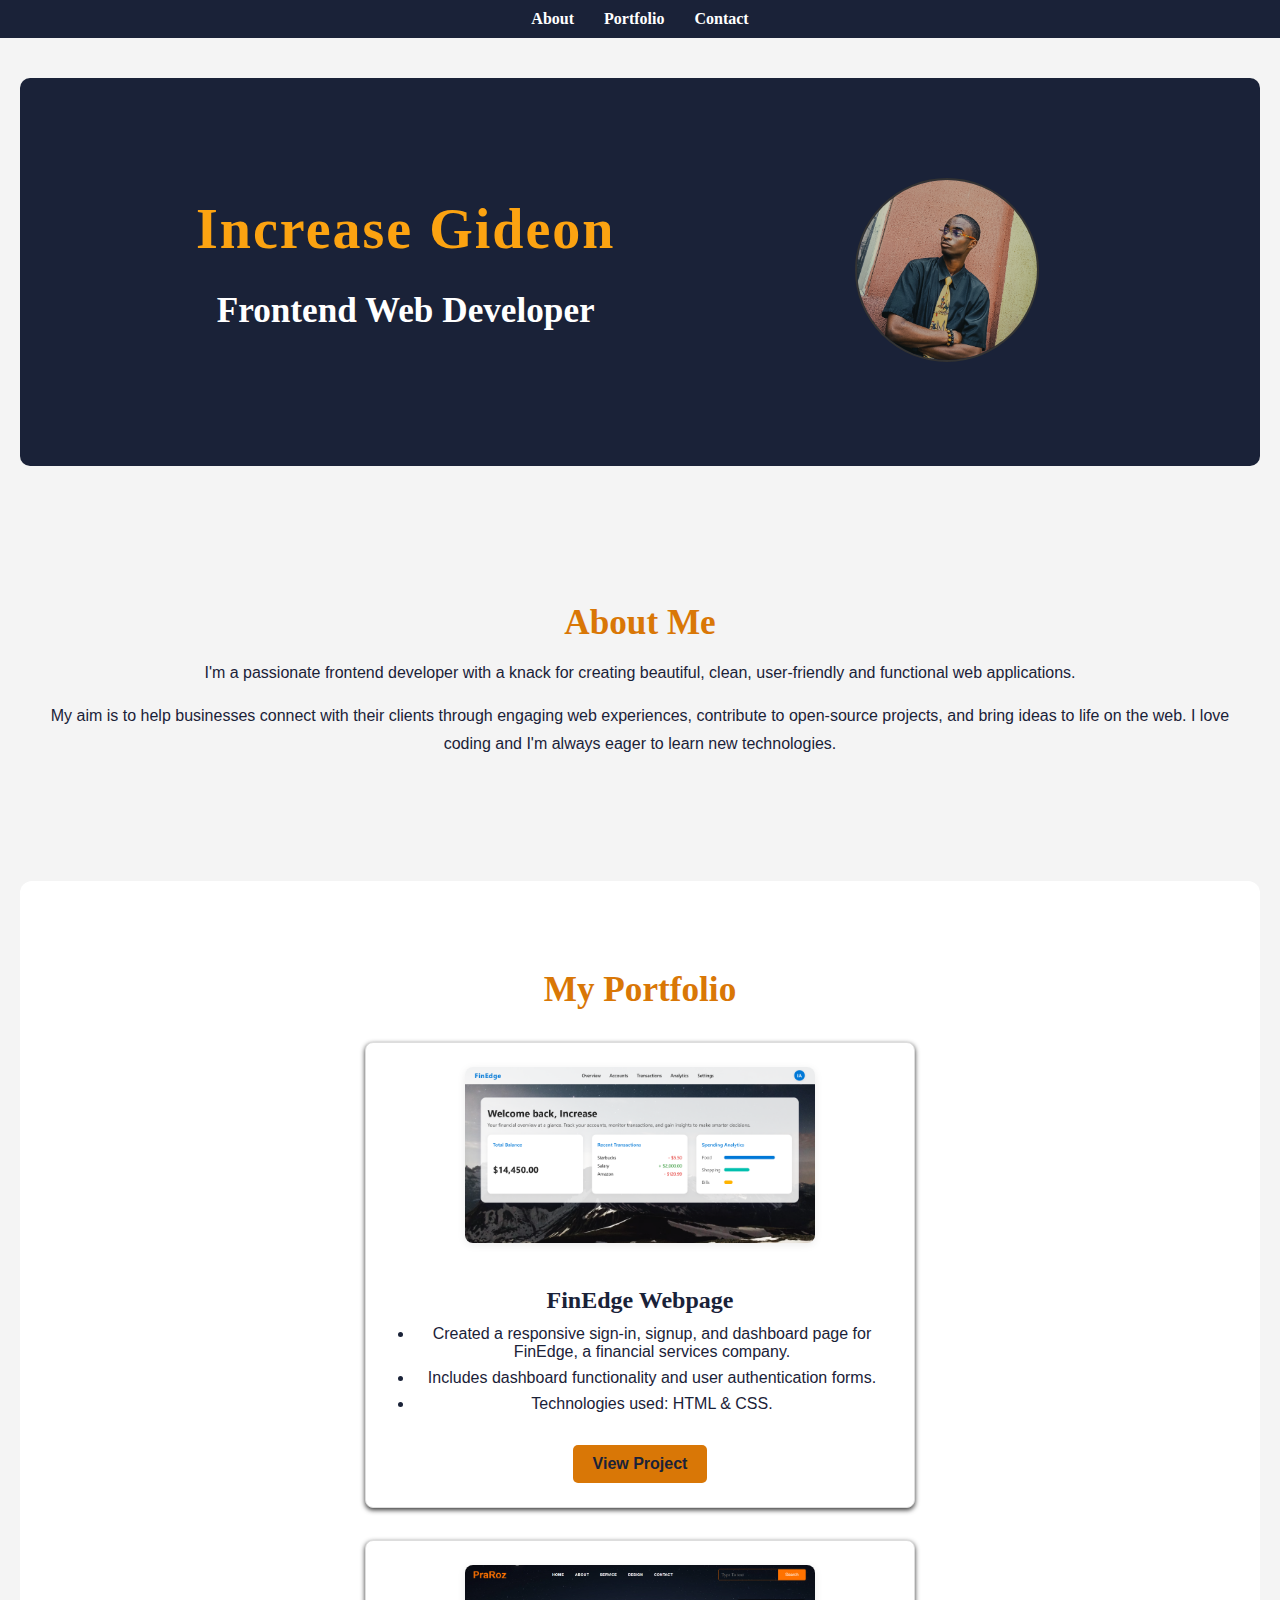
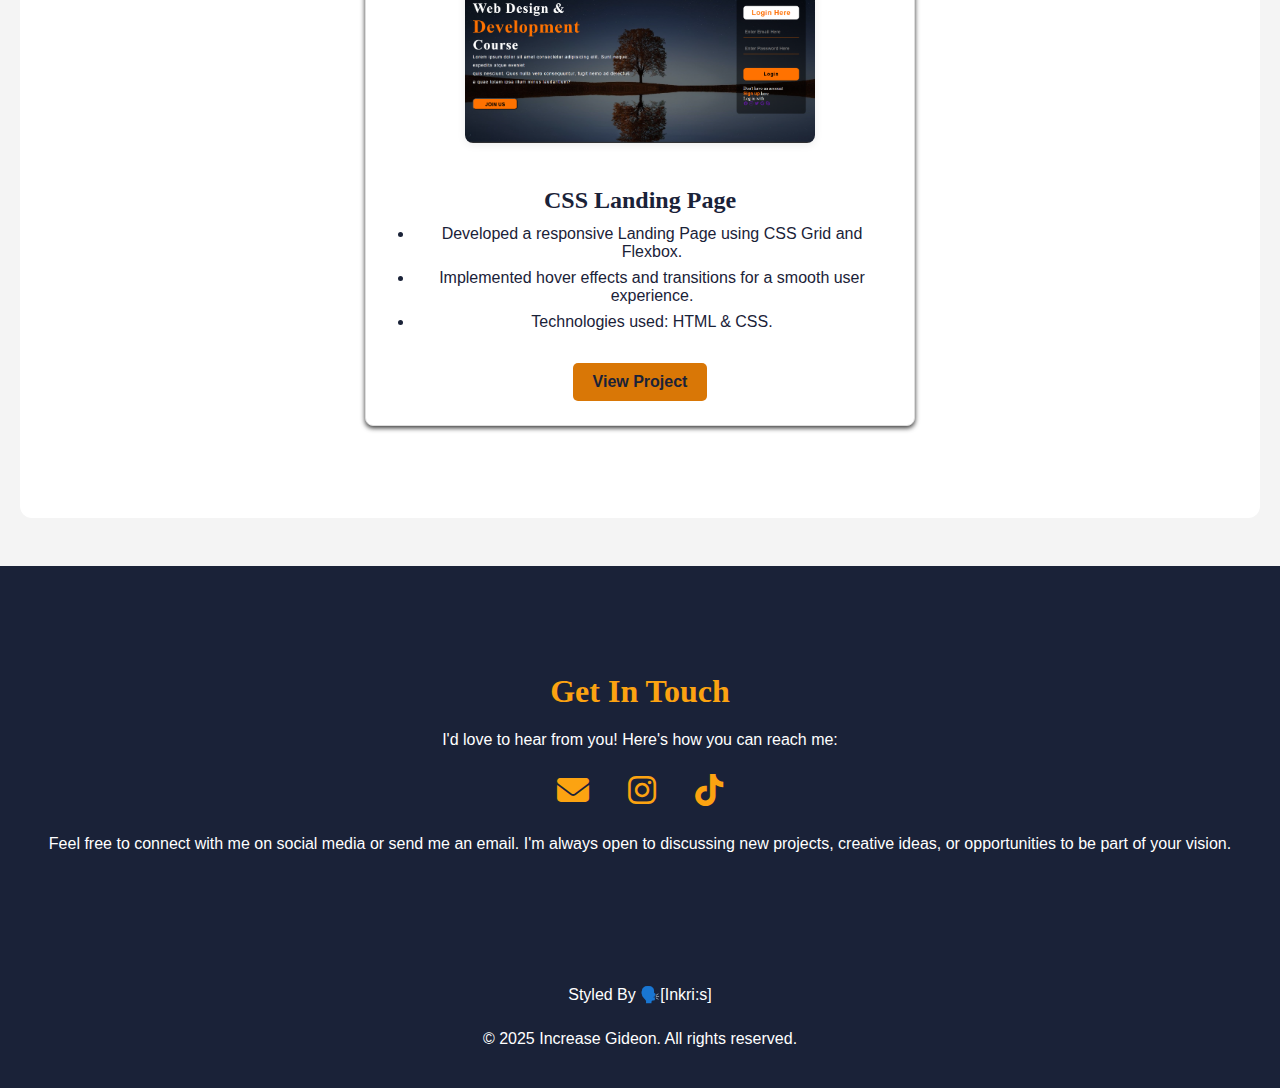
<file: Index.html>
<!DOCTYPE html>
<html lang="en">
<head>
    <meta charset="UTF-8" />
    <meta name="viewport" content="width=device-width, initial-scale=1.0">
    <title>Increase Gideon | Frontend Developer</title>
    <link rel="stylesheet" href="https://cdnjs.cloudflare.com/ajax/libs/font-awesome/6.4.0/css/all.min.css">
    <style>
    body {
    font-family: Arial, sans-serif;
    margin: 0;
    padding: 0;
    background-color: #f4f4f4;
    color: #1a2238;
}

main {
    max-width: 1400px;
    margin: 40px auto 0 auto;
    padding: 0 20px;
}

section {
    padding: 60px 20px;
    text-align: center;
    margin-bottom: 48px;
}

h2 {
    font-size: 2.2rem;
    font-weight: 700;
    color: #d97706;
    margin-bottom: 1rem;
    font-family: 'Georgia', serif;
}

h3 {
    font-size: 1.5rem;
    font-weight: 600;
    color: #1a2238;
    margin-bottom: 0.7rem;
    font-family: 'Georgia', serif;
}

p {
    font-size: 1rem;
    font-weight: 400;
    line-height: 1.7;
    margin-bottom: 1rem;
}


header {
    background-color: #1a2238;
    color: #ffffff;
    font-family: Georgia, serif;
    padding: 10px 0;
    position: sticky;
    top: 0;
}

nav ul {
    list-style: none;
    padding: 0;
    margin: 0;
    display: flex;
    justify-content: center;
}

nav ul li a {
    margin: 0 15px;
    color: #ffffff;
    text-decoration: none;
    font-weight: bold;
}

nav ul li a:hover, nav ul li a:focus {  
    color: #fca311;
    transition: color 0.3s;
}

nav ul li a:focus-visible {
    outline: 2px solid #fca311;
    outline-offset: 2px;
}


#hero {
    background-color: #1a2238;
    color: #ffffff;
    padding: 100px 20px;
    border-radius: 10px;
}

.hero-container {
    display: flex;
    align-items: center;
    gap: 15rem;
}

.hero-text {
    padding-left: 13%;
}

#hero h1 {
    font-size: 3.5rem;
    font-family: 'Georgia', serif;
    font-weight: 700;
    color: #fca311;
    margin: 0;
    margin-bottom: 0.5rem;
    letter-spacing: 2px;
}

#hero h2 {
    color: #ffffff;
}

.hero-image img {
    width: 180px;
    height: 180px;
    object-fit: cover;
    border-radius: 50%;
    border: 2px solid #333;
}


#portfolio {
    background-color: white;
    border-radius: 12px;
}

.project-card {
    border: 1px solid #ddd;
    border-radius: 8px;
    background: #ffffff;
    color: #1a2238;
    padding: 24px;
    margin: 32px auto;
    max-width: 500px;
    box-shadow: 0 2px 5px rgba(0, 0, 0, 0.8);
    transition: transform 0.3s ease, box-shadow 0.3s ease;
}

.project-card:hover, .project-card:focus-within {
    transform: translateY(-5px);
    box-shadow: 0 8px 15px rgba(0, 0, 0, 0.8);
}

.project-preview {
    width: 100%;
    max-width: 350px;
    border-radius: 8px;
    margin-bottom: 1rem;
    box-shadow: 0 2px 8px rgba(0, 0, 0, 0.08);
}

.project-card ul {
    padding-left: 1.5rem;
    margin: 0 0 1rem 0;
}

.project-card li {
    margin-bottom: 0.5rem;
}

.project-btn {
    display: inline-block;
    background-color: #d97706;
    color: #1a2238;
    text-decoration: none;
    padding: 10px 20px;
    margin-top: 1rem;
    border-radius: 5px;
    font-weight: bold;
    transition: background-color 0.3s ease, transform 0.3s ease;
}

.project-btn:hover, .project-btn:focus {
    background-color: #1a2238;
    color: #d97706;
    transform: translateY(-2px);
}

.project-btn:focus-visible {
    outline: #1a2238 solid 2px;
    outline-offset: 2px;
}

footer {
    text-align: center;
    padding: 20px;
    background-color: #1a2238;
    color: #ffffff;
}

#contact h2 {
    font-size: 2rem;
    font-weight: bold;
    color: #fca311;
    margin-bottom: 0.5rem;
    text-align: center;
}

.social-links {
    margin: 20px 0;
    text-align: center;
}

.social-links a {
    color: #fca311;
    text-decoration: none;
    font-size: 2rem;
    margin: 0 15px;
    transition: color 0.2s;
}

.social-links a:hover, .social-links a:focus {
    color: white;
}

.social-links a:focus-visible {
    outline: 2px solid white;
    outline-offset: 2px;
    border-radius: 4px;
}

@media (max-width:1200px) {
    .hero-container {
        gap: 5rem;
        justify-content: center;
    }
    .hero-text {
        padding-left: 0;
    }
}

@media (max-width: 768px) {
    #hero h1 {
        font-size: 2.5rem;
    }

    .hero-container {
        flex-direction: column-reverse;
        align-items: center;
        gap: 2.5rem;
    }

    .hero-text {
        padding-left: 0;
        text-align: center;
    }

    nav ul {
        flex-direction: column;
    }
    
    nav ul li {
        margin: 10px 0;
    }
}
    </style>
</head>
<body>
    <header>
        <nav>
            <ul>
                <li><a href="#about">About</a></li>
                <li><a href="#portfolio">Portfolio</a></li>
                <li><a href="#contact">Contact</a></li>
            </ul>
        </nav>
    </header>
    <main>
        <section id="hero">
            <div class="hero-container">
                <div class="hero-text">
                    <h1>Increase Gideon</h1>
                    <h2>Frontend Web Developer</h2>
                </div>
                <div class="hero-image">
                    <img src="Hero.jpg" alt="Increase Gideon Profile Picture" />
                </div>
            </div>
        </section>
        <section id="about">
            <h2>About Me</h2>
            <p>I'm a passionate frontend developer with a knack for creating beautiful, clean, user-friendly and functional web applications.</p>
            <p>My aim is to help businesses connect with their clients through engaging web experiences, contribute to open-source projects, and bring ideas to life on the web. I love coding and I'm always eager to learn new technologies.</p>
        </section>

        <section id="portfolio">
            <h2>My Portfolio</h2>
            <div class="project-card">
                <img src="Finedge Preview.png" alt="FinEdge Webpage Preview" class="project-preview"/>
                <h3>FinEdge Webpage</h3>
                <ul>
                    <li>Created a responsive sign-in, signup, and dashboard page for FinEdge, a financial services company.</li>
                    <li>Includes dashboard functionality and user authentication forms.</li>
                    <li>Technologies used: HTML & CSS.</li>
                </ul>
                <a href="Sign In Page/Index.html" target="_blank" class="project-btn">View Project</a>
            </div>
            <div class="project-card">
                <img src="CSS Preview.png" alt="CSS Landing Page Preview" class="project-preview"/>
                <h3>CSS Landing Page</h3>
                <ul>
                    <li>Developed a responsive Landing Page using CSS Grid and Flexbox.</li>
                    <li>Implemented hover effects and transitions for a smooth user experience.</li>
                    <li>Technologies used: HTML & CSS.</li>
                </ul>
                <a href="CSS/Index.html" target="_blank" class="project-btn">View Project</a>
            </div>
        </section>
    </main>

    <footer>
        <section id="contact">
            <h2>Get In Touch</h2>
            <p>I'd love to hear from you! Here's how you can reach me:</p>
            <div class="social-links">
                <a href="mailto:increaseakano@gmail.com" target="_blank" rel="noopenerS" title="Gmail">
                    <i class="fas fa-envelope"></i>
                </a>
                <a href="https://instagram.com/inkri.s" target="_blank" rel="noopener" title="Instagram">
                    <i class="fab fa-instagram"></i>
                </a>
                <a href="https://tiktok.com/@increase.gideon" target="_blank" rel="noopener" title="TikTok">
                    <i class="fab fa-tiktok"></i>
                </a>
            </div>
            <p>Feel free to connect with me on social media or send me an email. I'm always open to discussing new projects, creative ideas, or opportunities to be part of your vision.</p>
        </section>
        <p>Styled By 🗣️[Inkri:s]</p>
        <p>&copy; 2025 Increase Gideon. All rights reserved.</p>
    </footer>
</body>
</html>
</file>
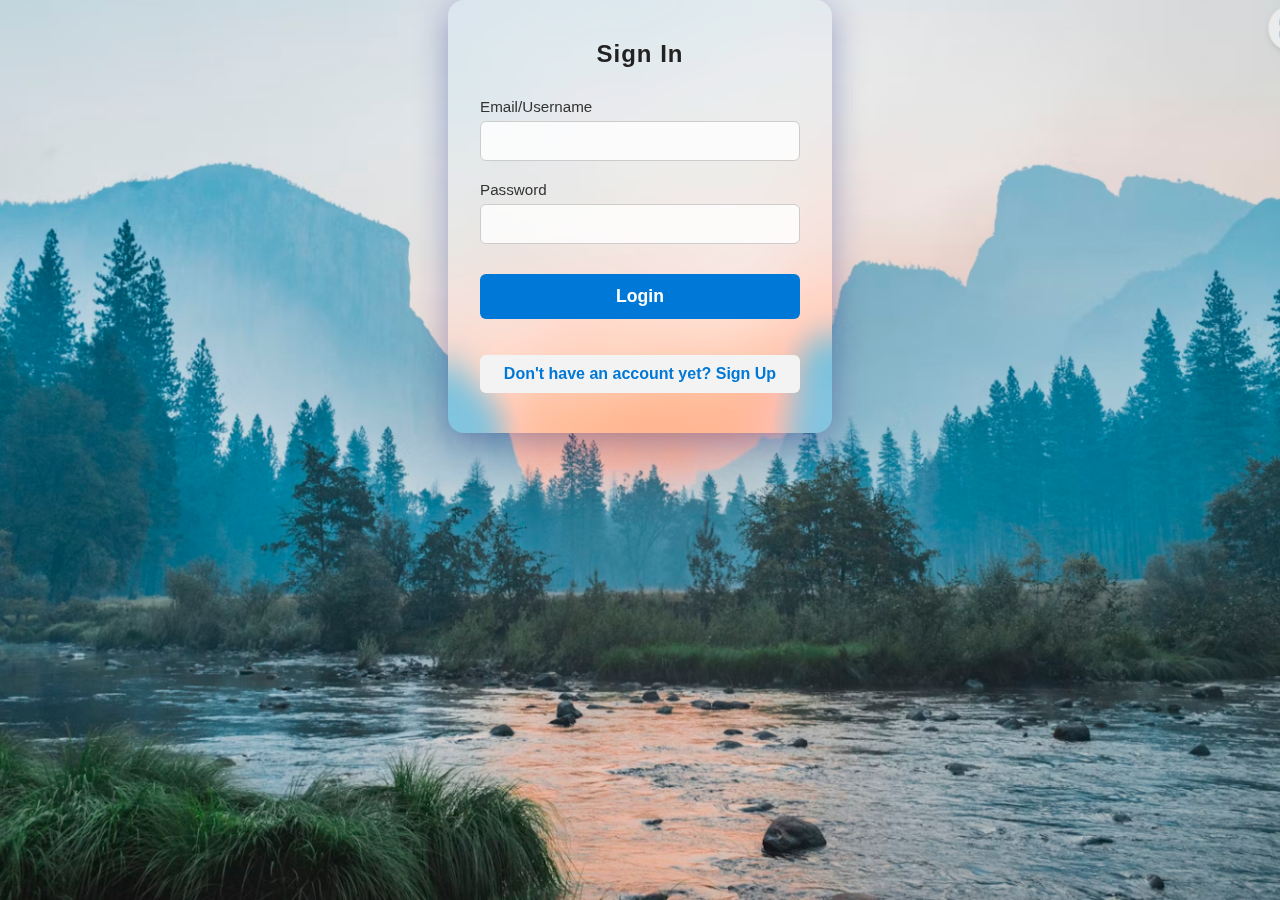
<file: Sign In Page/Index.html>
<!DOCTYPE html>
<html lang="en">
<head>
    <meta charset="UTF-8">
    <meta name="viewport" content="width=device-width, initial-scale=1.0">
    <title>Sign in</title>
    <link rel="stylesheet" href="styles.css">
</head>
<body>
    <div class="background"></div>
    <div class="login-container">
        <form class="login-form">
            <h2>Sign In</h2>
            <div class="input-group">
                <label for="email">Email/Username</label>
                <input type="email" id="email" required>
            </div>
            <div class="input-group">
                <label for="password">Password</label>
                <input type="password" id="password" required>
            </div>
            <a href="dashboard.html" class="login-btn">Login</a>
            <a href="signup.html" class="signup-btn">Don't have an account yet? Sign Up</a>
        </form>
    </div>
<footer>
    <p>&copy; 2025 FinEdge. All rights reserved.</p>
    <p>Follow us on <a href="#">Twitter</a>, <a href="#">Facebook</a>, and <a href="#">Instagram</a>.</p>
</footer>
</body>
</html>
</file>
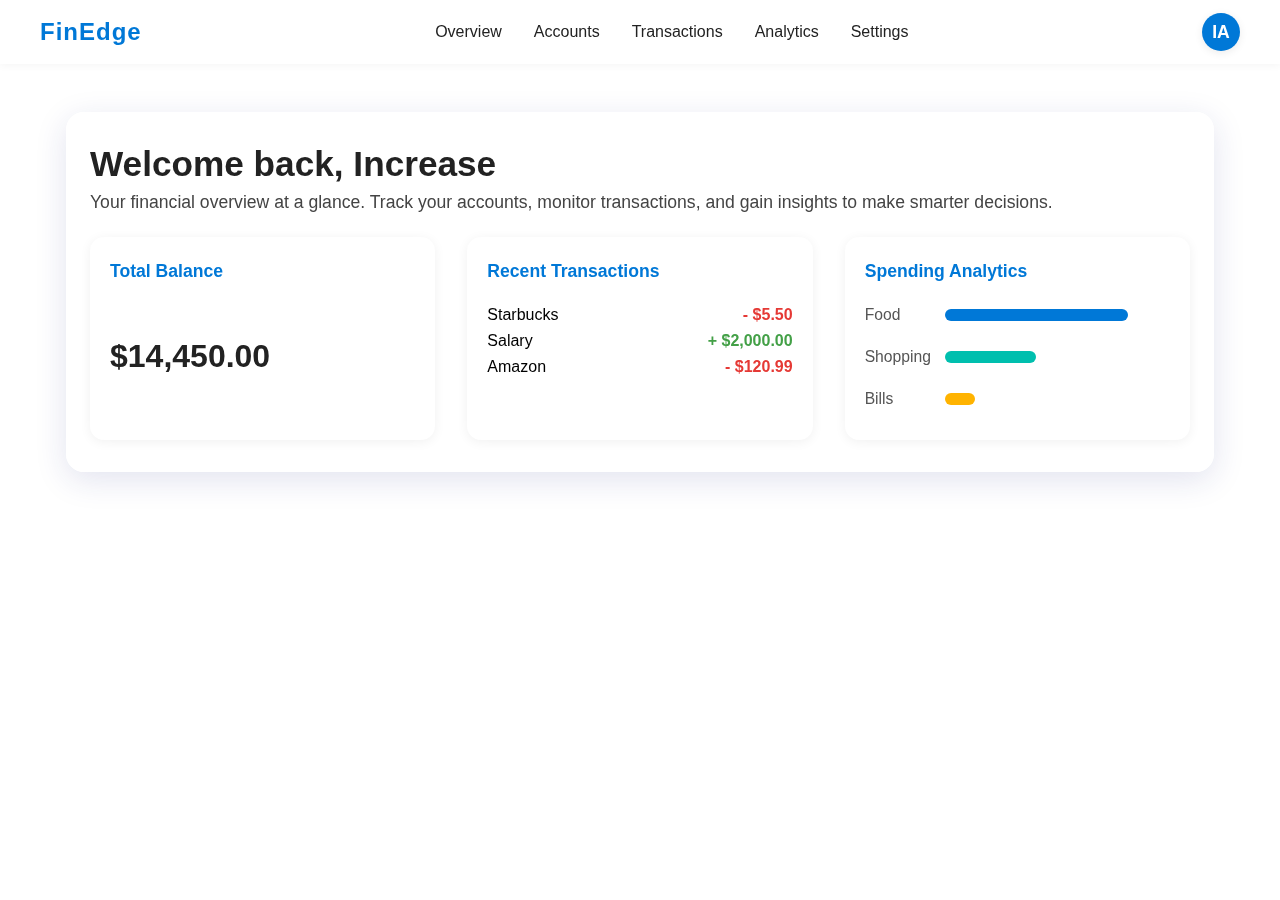
<file: Sign In Page/dashboard.html>
<!DOCTYPE html>
<html lang="en">
<head>
    <meta charset="UTF-8">
    <meta name="viewport" content="width=device-width, initial-scale=1.0">
    <title>Fintech Dashboard</title>
    <link rel="stylesheet" href="styles.css">
</head>
<body>
    <div class="dashboard-background"></div>
    <nav class="dashboard-nav">
        <div class="logo">FinEdge</div>
        <ul>
            <li><a href="#">Overview</a></li>
            <li><a href="#">Accounts</a></li>
            <li><a href="#">Transactions</a></li>
            <li><a href="#">Analytics</a></li>
            <li><a href="#">Settings</a></li>
        </ul>
        <div class="user-profile">
            <span class="user-initials">IA</span>
        </div>
    </nav>
    <main class="dashboard-main">
        <section class="welcome-section">
            <h1>Welcome back, Increase</h1>
            <p>Your financial overview at a glance. Track your accounts, monitor transactions, and gain insights to make smarter decisions.</p>
        </section>
        <section class="dashboard-cards">
            <div class="card">
                <h3>Total Balance</h3>
                <p class="amount">$14,450.00</p>
            </div>
            <div class="card">
                <h3>Recent Transactions</h3>
                <ul class="transactions">
                    <li>
                        <span>Starbucks</span>
                        <span class="debit">- $5.50</span>
                    </li>
                    <li>
                        <span>Salary</span>
                        <span class="credit">+ $2,000.00</span>
                    </li>
                    <li>
                        <span>Amazon</span>
                        <span class="debit">- $120.99</span>
                    </li>
                </ul>
            </div>
            <div class="card">
                <h3>Spending Analytics</h3>
                <div class="analytics-bar">
                    <div class="bar-label">Food</div>
                    <div class="bar" style="width: 60%; background: #0078d7;"></div>
                </div>
                <div class="analytics-bar">
                    <div class="bar-label">Shopping</div>
                    <div class="bar" style="width: 30%; background: #00bfae;"></div>
                </div>
                <div class="analytics-bar">
                    <div class="bar-label">Bills</div>
                    <div class="bar" style="width: 10%; background: #ffb300;"></div>
                </div>
            </div>
        </section>
    </main>
</body>
</html>
</file>
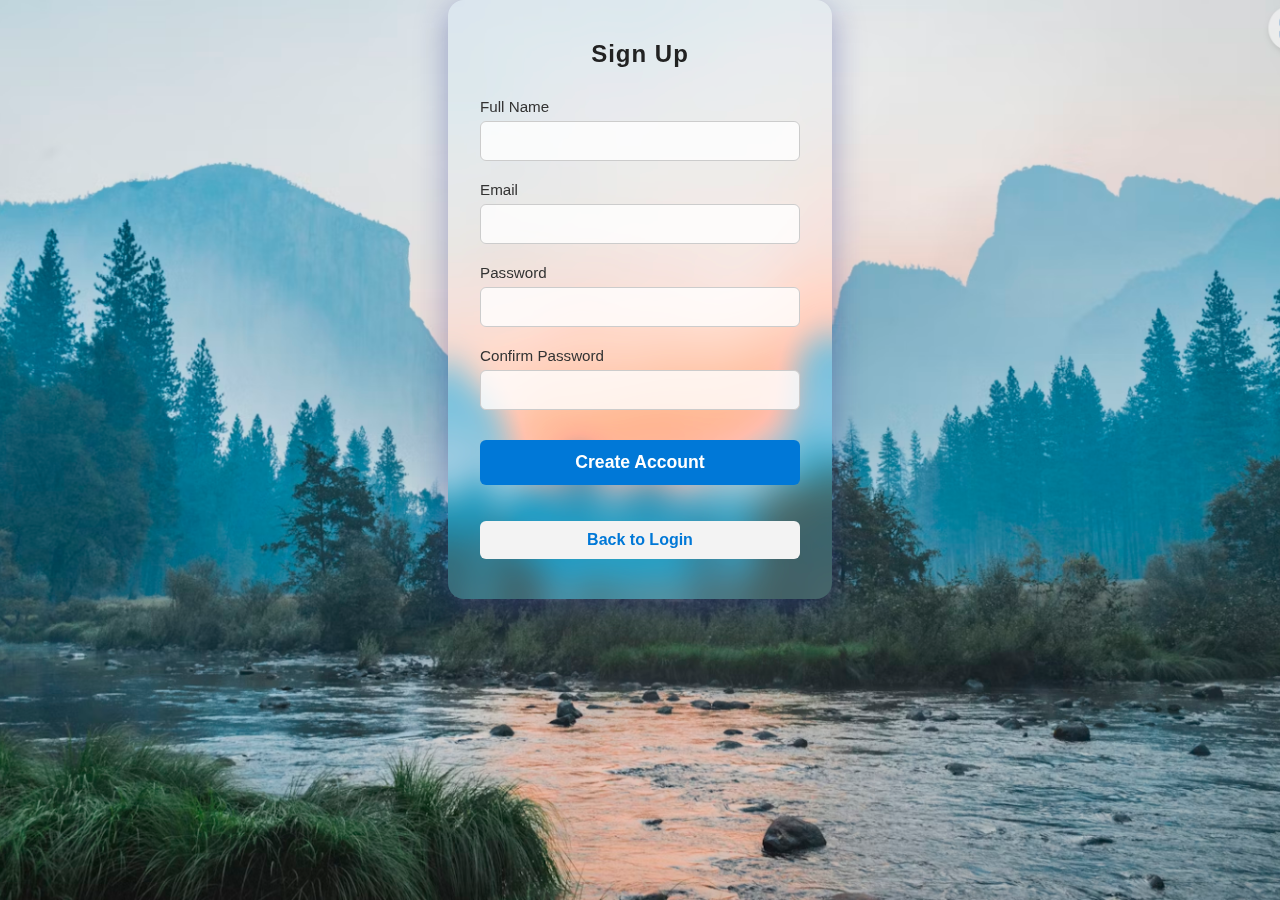
<file: Sign In Page/Signup.html>
<!DOCTYPE html>
<html lang="en">
<head>
    <meta charset="UTF-8">
    <meta name="viewport" content="width=device-width, initial-scale=1.0">
    <title>Sign Up</title>
    <link rel="stylesheet" href="styles.css">
</head>
<body>
    <div class="background"></div>
    <div class="login-container">
        <form class="login-form">
            <h2>Sign Up</h2>
            <div class="input-group">
                <label for="fullname">Full Name</label>
                <input type="text" id="fullname" required>
            </div>
            <div class="input-group">
                <label for="email">Email</label>
                <input type="email" id="email" required>
            </div>
            <div class="input-group">
                <label for="password">Password</label>
                <input type="password" id="password" required>
            </div>
            <div class="input-group">
                <label for="confirm-password">Confirm Password</label>
                <input type="password" id="confirm-password" required>
            </div>
            <button type="submit">Create Account</button>
            <a href="index.html" class="signup-btn">Back to Login</a>
        </form>
    </div>
</body>
</html>
</file>
<file: Sign In Page/styles.css>
/*sign-in page styles*/
body, html {
    height: 100%;
    margin: 0;
    font-family: 'Segoe UI', Arial, sans-serif;
    min-height: 100vh;
}

.background {
    position: absolute;
    top: 0; left: 0; right: 0; bottom: 0;
    background: url('Photo1.png') center center no-repeat;
    background-size: cover;
    z-index: 1;
}

.login-container {
    position: relative;
    top: 0; left: 0; right: 0; bottom: 0;
    display: flex;
    align-items: center;
    justify-content: center;
    z-index: 2;
}

.login-form {
    background: rgba(255,255,255,0.15);
    -webkit-backdrop-filter: blur(16px) saturate(180%);
    backdrop-filter: blur(16px) saturate(180%);
    border-radius: 16px;
    box-shadow: 0 8px 32px 0 rgba(31,38,135,0.37);
    padding: 40px 32px;
    min-width: 320px;
    display: flex;
    flex-direction: column;
    gap: 20px;
}

.login-form h2 {
    margin: 0 0 10px 0;
    color: #222;
    font-weight: 600;
    text-align: center;
    letter-spacing: 1px;
}

.input-group {
    display: flex;
    flex-direction: column;
    gap: 6px;
}

.input-group label {
    font-size: 0.95rem;
    color: #333;
    font-weight: 500;
}

.input-group input {
    padding: 10px 12px;
    border: 1px solid #ccc;
    border-radius: 6px;
    font-size: 1rem;
    background: rgba(255,255,255,0.8);
    transition: border 0.2s;
}

.input-group input:focus {
    border: 1.5px solid #0078d7;
    outline: none;
}

.login-btn {
    display: block;
    margin-top: 10px;
    padding: 12px 0;
    border: none;
    border-radius: 6px;
    background: #0078d7;
    color: #fff;
    font-size: 1.1rem;
    font-weight: 600;
    text-align: center;
    text-decoration: none;
    cursor: pointer;
    transition: background 0.2s;
    width: 100%;
    box-sizing: border-box;
}

.login-btn:hover {
    background: #d8d38b;
    color: #0078d7;
}


.signup-btn {
    display: block;
    margin: 16px auto 0 auto;
    text-align: center;
    padding: 10px 0;
    border-radius: 6px;
    background: #f3f3f3;
    color: #0078d7;
    font-weight: 600;
    text-decoration: none;
    transition: background 0.2s, color 0.2s;
    width: 100%;
    box-sizing: border-box;
}

.signup-btn:hover {
    background: #0078d7;
    color: #d8d38b;
}


button[type="submit"] {
    margin-top: 10px;
    padding: 12px 0;
    border: none;
    border-radius: 6px;
    background: #0078d7;
    color: #fff;
    font-size: 1.1rem;
    font-weight: 600;
    cursor: pointer;
    width: 100%;
    transition: background 0.2s;
    box-sizing: border-box;
}

button[type="submit"]:hover {
    background-color: #d8d38b;
    color: #005fa3;
}

/* Dashboard background style*/
.dashboard-background {
    position: fixed;
    top: 0; left: 0; right: 0; bottom: 0;
    background: url('https://images.unsplash.com/photo-1464983953574-0892a716854b?auto=format&fit=crop&w=1500&q=80') center center no-repeat;
    background-size: cover;
    z-index: 1;
    filter: brightness(0.96);
}

/* Dashboard navigation */
.dashboard-nav {
    position: relative;
    z-index: 2;
    display: flex;
    align-items: center;
    justify-content: space-between;
    background: rgba(255,255,255,0.92);
    padding: 0 40px;
    height: 64px;
    box-shadow: 0 2px 8px rgba(0,0,0,0.04);
}

.dashboard-nav .logo {
    font-size: 1.5rem;
    font-weight: 700;
    color: #0078d7;
    letter-spacing: 1px;
}

.dashboard-nav ul {
    list-style: none;
    display: flex;
    gap: 32px;
    margin: 0;
    padding: 0;
}

.dashboard-nav ul li a {
    text-decoration: none;
    color: #222;
    font-weight: 500;
    transition: color 0.2s;
}

.dashboard-nav ul li a:hover {
    color: #0078d7;
}

.user-profile {
    background: #0078d7;
    color: #fff;
    border-radius: 50%;
    width: 38px;
    height: 38px;
    display: flex;
    align-items: center;
    justify-content: center;
    font-weight: 600;
    font-size: 1.1rem;
    box-shadow: 0 2px 8px rgba(0,0,0,0.08);
}

/* Dashboard main */
.dashboard-main {
    position: relative;
    z-index: 2;
    max-width: 1100px;
    margin: 48px auto 0 auto;
    padding: 32px 24px;
    background: rgba(255,255,255,0.85);
    border-radius: 18px;
    box-shadow: 0 8px 32px 0 rgba(31,38,135,0.13);
}

.welcome-section h1 {
    margin: 0 0 8px 0;
    font-size: 2.2rem;
    color: #222;
    font-weight: 700;
}

.welcome-section p {
    margin: 0 0 24px 0;
    color: #444;
    font-size: 1.1rem;
}

.dashboard-cards {
    display: flex;
    gap: 32px;
    flex-wrap: wrap;
    margin-top: 24px;
}

.card {
    background: #fff;
    border-radius: 14px;
    box-shadow: 0 2px 12px rgba(0,0,0,0.06);
    padding: 24px 20px;
    flex: 1 1 300px;
    min-width: 260px;
    max-width: 340px;
    display: flex;
    flex-direction: column;
    gap: 16px;
}

.card h3 {
    margin: 0 0 8px 0;
    color: #0078d7;
    font-size: 1.1rem;
    font-weight: 600;
}

.amount {
    font-size: 2rem;
    font-weight: 700;
    color: #222;
}

.transactions {
    list-style: none;
    padding: 0;
    margin: 0;
    font-size: 1rem;
}

.transactions li {
    display: flex;
    justify-content: space-between;
    margin-bottom: 8px;
}

.debit {
    color: #e53935;
    font-weight: 600;
}

.credit {
    color: #43a047;
    font-weight: 600;
}

.analytics-bar {
    display: flex;
    align-items: center;
    gap: 10px;
    margin-bottom: 8px;
}

.bar-label {
    width: 70px;
    font-size: 0.98rem;
    color: #555;
}

.bar {
    height: 12px;
    border-radius: 6px;
    transition: width 0.3s;
}

/* Responsive */
@media (max-width: 900px) {
    .dashboard-cards {
        flex-direction: column;
        gap: 20px;
    }
    .dashboard-main {
        padding: 20px 8px;
    }
}
</file>
